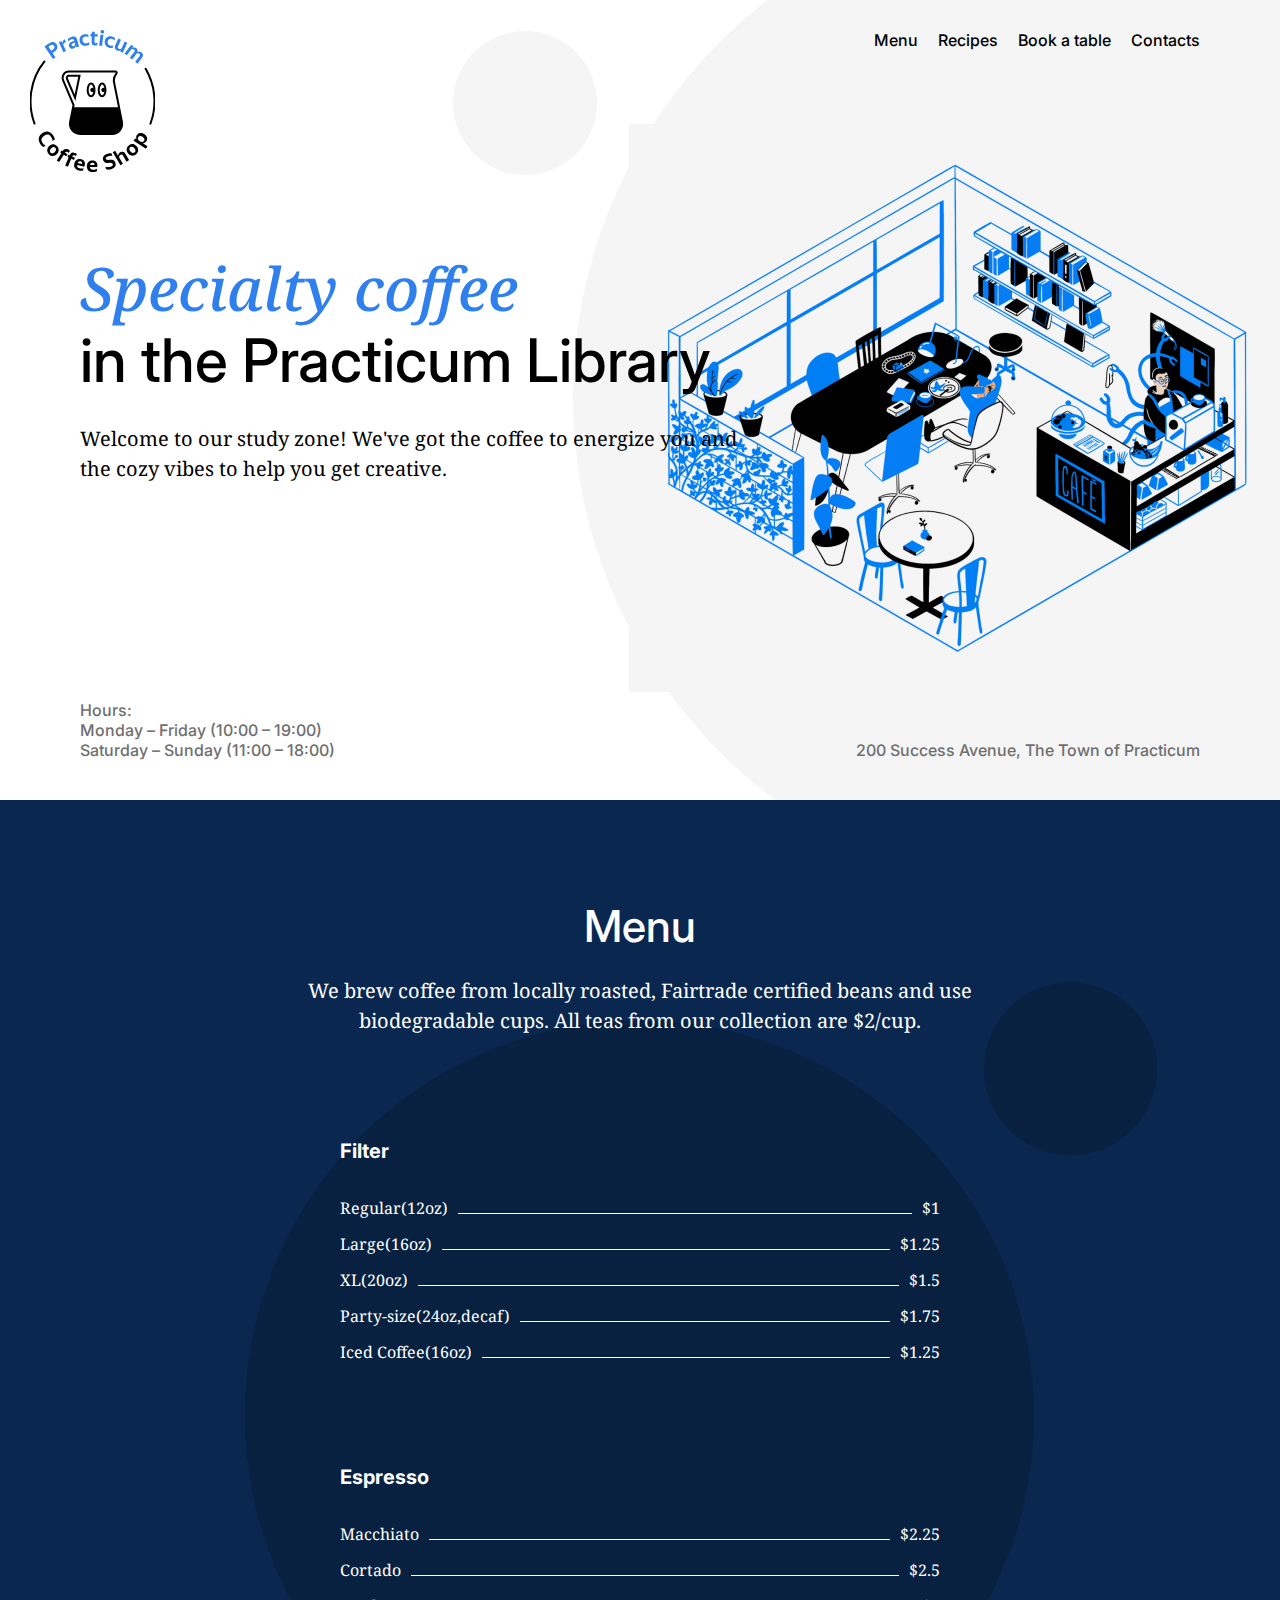
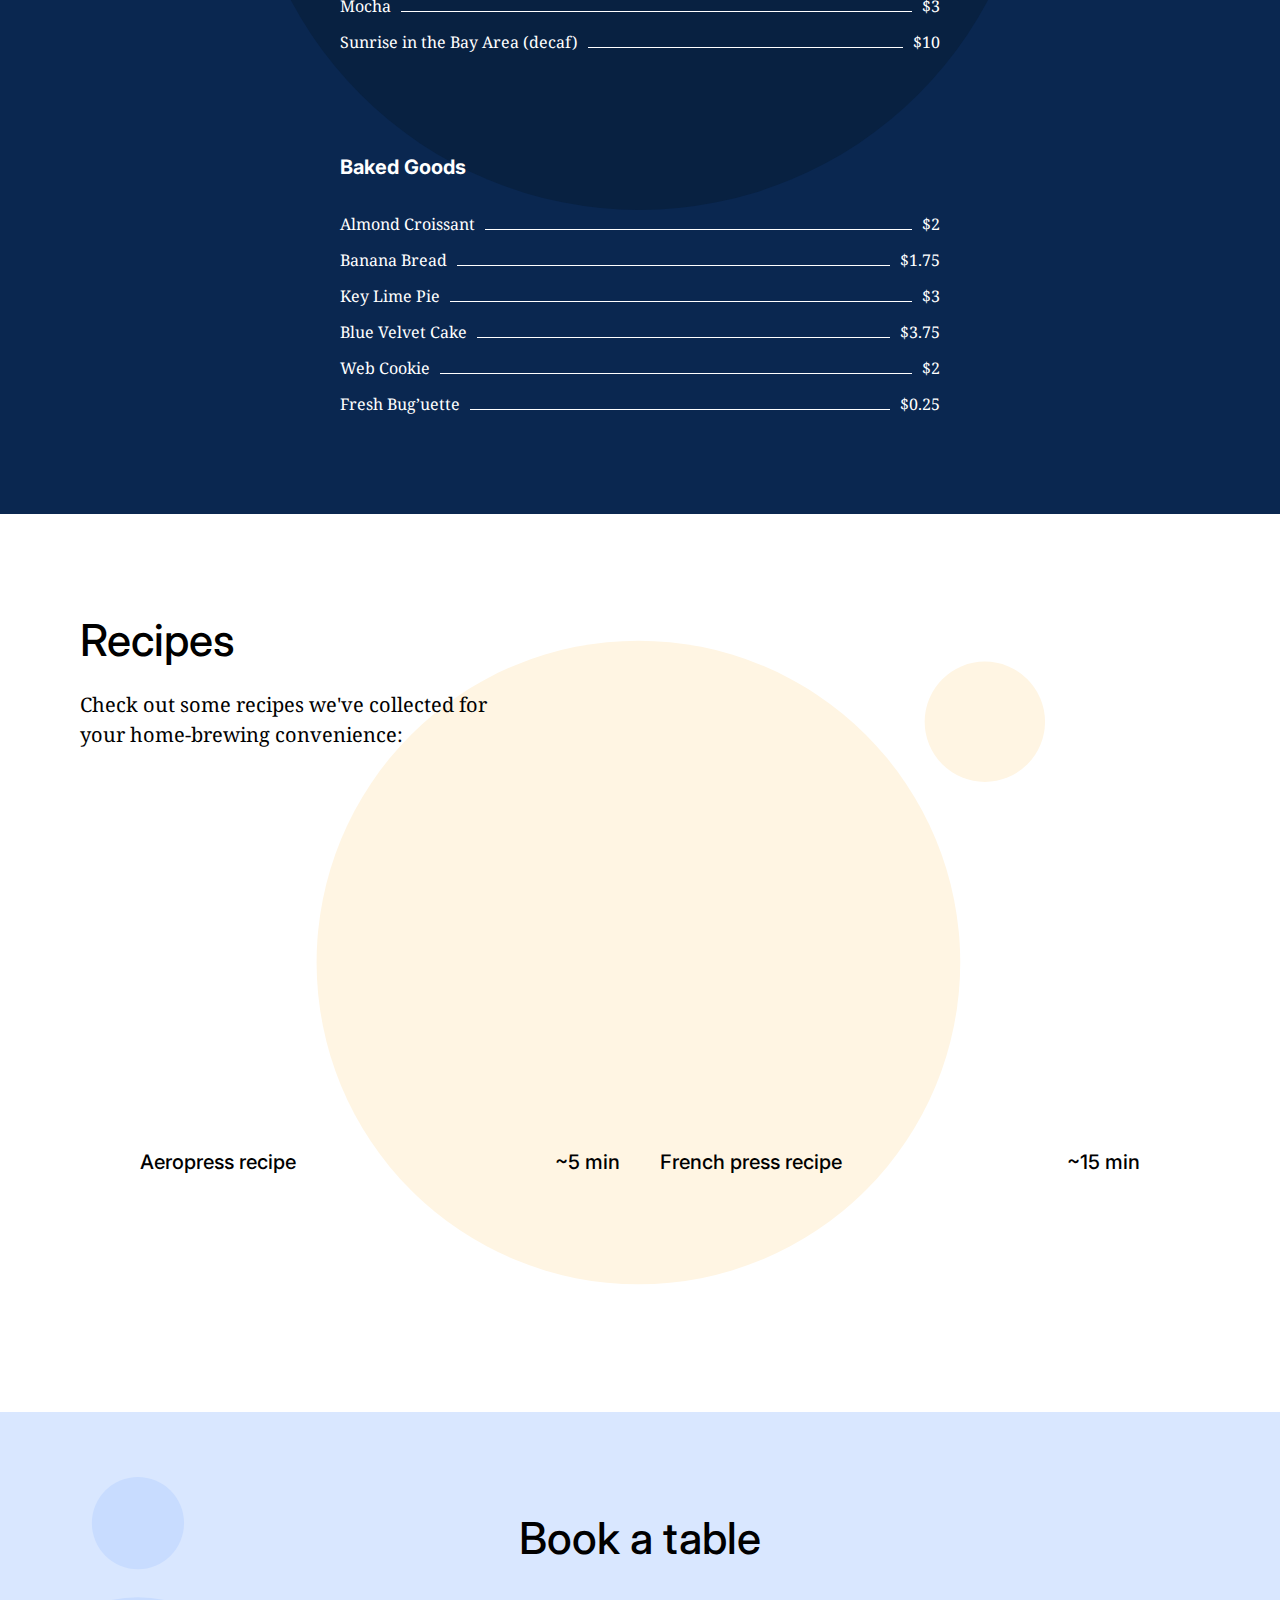
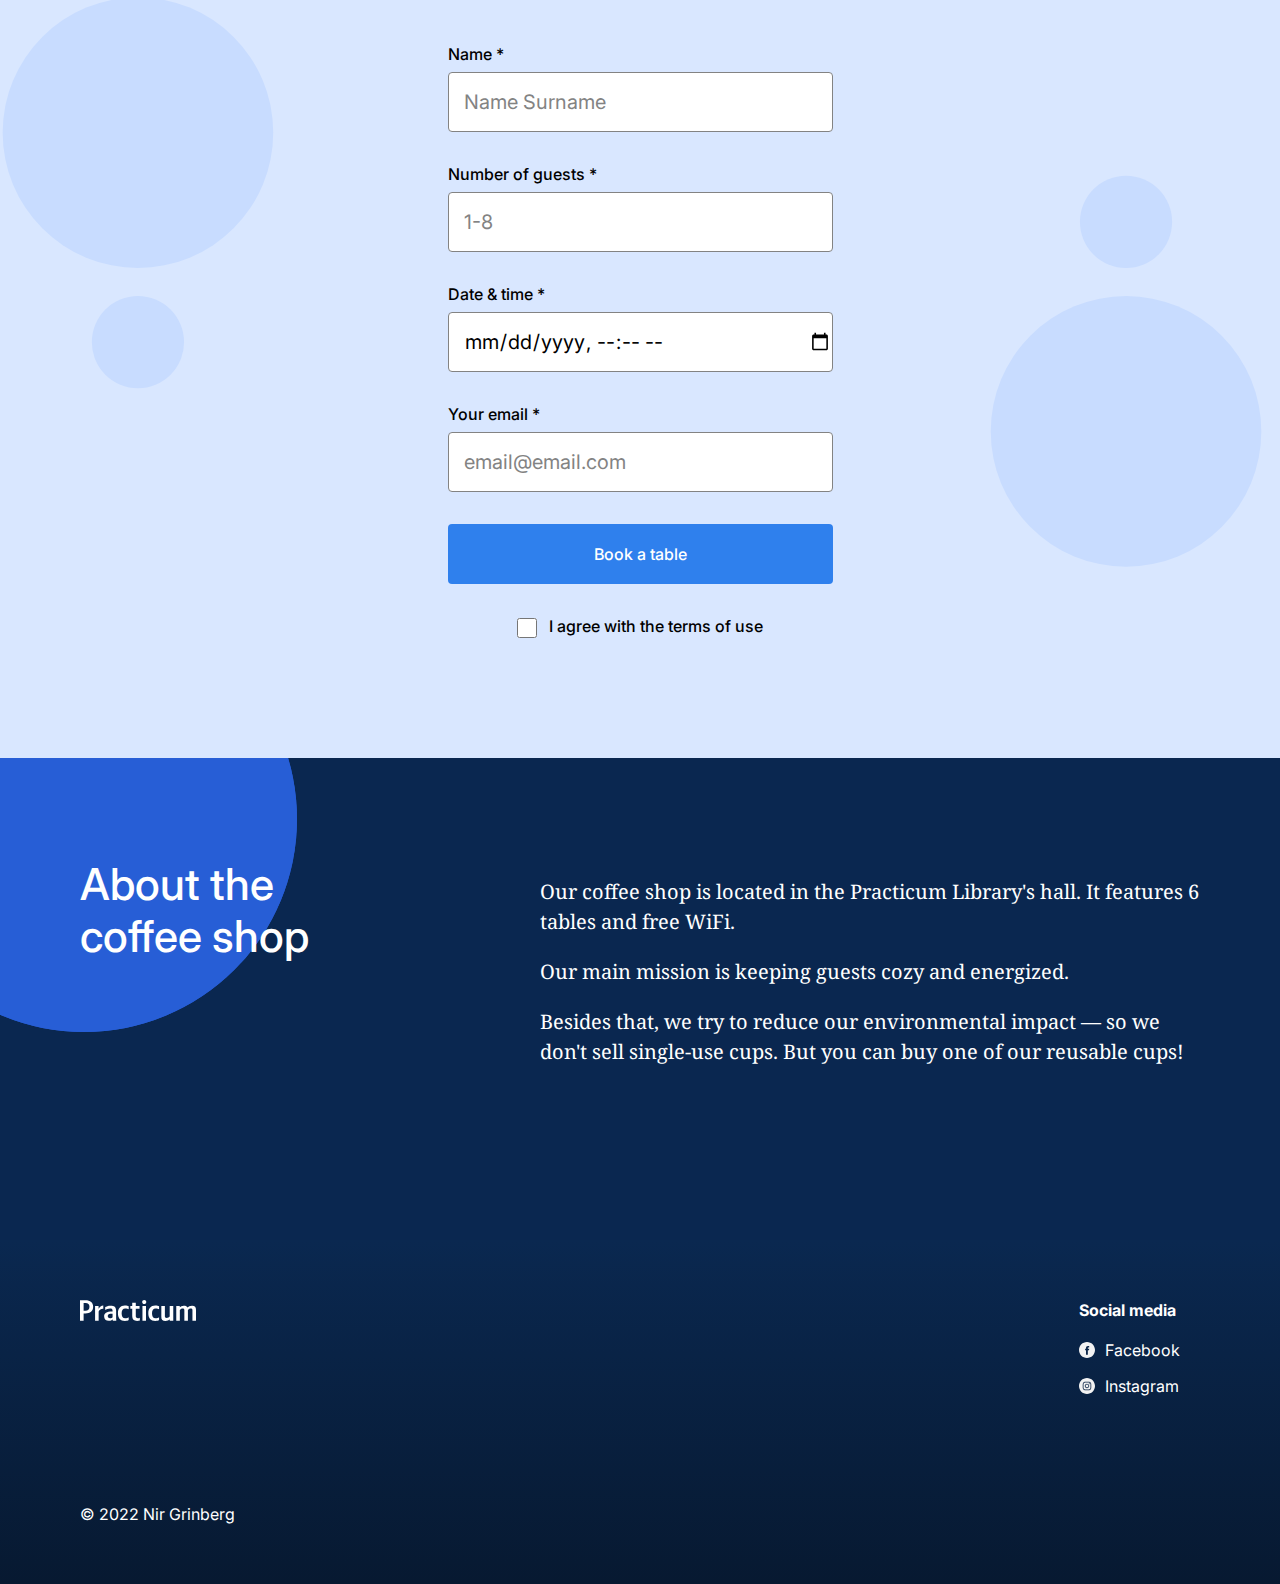
<file: index.html>
<!DOCTYPE html>
<html lang="en">
  <head>
    <meta charset="UTF-8" />
    <meta http-equiv="X-UA-Compatible" content="IE=edge" />
    <meta name="viewport" content="width=device-width, initial-scale=1.0" />
    <meta
      name="description"
      content="Website of the Practicum coffeshop with the best coffee in town. There are also some useful tips for coffee lovers."
    />
    <meta name="author" content="Nir" />
    <meta
      name="keywords"
      content="coffee, recepie, coffeeshop, library, Practicum"
    />
    <link rel="stylesheet" href="./pages/index.css" />
    <link rel="shortcut icon" href="./favicon.ico" />
    <link rel="preconnect" href="https://fonts.googleapis.com" />
    <link rel="preconnect" href="https://fonts.gstatic.com" crossorigin />
    <link
      href="https://fonts.googleapis.com/css2?family=Inter:wght@400;500;700&family=Noto+Serif&display=swap"
      rel="stylesheet"
    />
    <title>Practicum Coffee Shop</title>
  </head>
  <body>
    <div class="page">
      <header class="header">
        <img
          src="./images/logo_coffee_shop.svg"
          alt="coffeeshop logo"
          class="logo"
        >
        <nav class="nav">
          <ul class="nav__links">
            <li>
              <a href="#Menu" class="nav__link">Menu</a>
            </li>
            <li>
              <a href="#Recipes" class="nav__link">Recipes</a>
            </li>
            <li>
              <a href="#Reservation" class="nav__link">Book a table</a>
            </li>
            <li>
              <a href="#Footer" class="nav__link">Contacts</a>
            </li>
          </ul>
        </nav>
        <h1 class="header__title">
          <span class="header__span-accent">Specialty coffee</span> in the
          Practicum Library
        </h1>
        <p class="header__description">
          Welcome to our study zone! We've got the coffee to energize you and
          the cozy vibes to help you get creative.
        </p>
        <img
          src="./images/inside_coffee_shop.png"
          class="header__image"
          alt="picture of coffeeshop"
        />
        <div class="header__footer">
          <div class="header__footer-column">
            <p class="header__paragraph">Hours:</p>
            <p class="header__paragraph">Monday – Friday (10:00 – 19:00)</p>
            <p class="header__paragraph">Saturday – Sunday (11:00 – 18:00)</p>
          </div>
          <p class="header__paragraph">
            200 Success Avenue, The Town of Practicum
          </p>
        </div>
      </header>
      <main class="main">
        <section id="Menu" class="menu">
          <h2 class="menu__title">Menu</h2>
          <p class="menu__subtitle">
            We brew coffee from locally roasted, Fairtrade certified beans and
            use biodegradable cups. All teas from our collection are $2/cup.
          </p>
          <div class="menu__cards">
            <div class="card">
              <h3 class="card__title">Filter</h3>
              <ul class="card__list">
                <li class="card__list-item">
                  Regular(12oz)
                  <div class="card__list-divider"></div>
                  $1
                </li>
                <li class="card__list-item">
                  Large(16oz)
                  <div class="card__list-divider"></div>
                  $1.25
                </li>
                <li class="card__list-item">
                  XL(20oz)
                  <div class="card__list-divider"></div>
                  $1.5
                </li>
                <li class="card__list-item">
                  Party-size(24oz,decaf)
                  <div class="card__list-divider"></div>
                  $1.75
                </li>
                <li class="card__list-item">
                  Iced Coffee(16oz)
                  <div class="card__list-divider"></div>
                  $1.25
                </li>
              </ul>
            </div>
            <div class="card">
              <h3 class="card__title">Espresso</h3>
              <ul class="card__list">
                <li class="card__list-item">
                  Macchiato
                  <div class="card__list-divider"></div>
                  $2.25
                </li>
                <li class="card__list-item">
                  Cortado
                  <div class="card__list-divider"></div>
                  $2.5
                </li>
                <li class="card__list-item">
                  Mocha
                  <div class="card__list-divider"></div>
                  $3
                </li>
                <li class="card__list-item">
                  Sunrise in the Bay Area (decaf)
                  <div class="card__list-divider"></div>
                  $10
                </li>
              </ul>
            </div>
            <div class="card">
              <h3 class="card__title">Baked Goods</h3>
              <ul class="card__list">
                <li class="card__list-item">
                  Almond Croissant
                  <div class="card__list-divider"></div>
                  $2
                </li>
                <li class="card__list-item">
                  Banana Bread
                  <div class="card__list-divider"></div>
                  $1.75
                </li>
                <li class="card__list-item">
                  Key Lime Pie
                  <div class="card__list-divider"></div>
                  $3
                </li>
                <li class="card__list-item">
                  Blue Velvet Cake
                  <div class="card__list-divider"></div>
                  $3.75
                </li>
                <li class="card__list-item">
                  Web Cookie
                  <div class="card__list-divider"></div>
                  $2
                </li>
                <li class="card__list-item">
                  Fresh Bug’uette
                  <div class="card__list-divider"></div>
                  $0.25
                </li>
              </ul>
            </div>
          </div>
        </section>
        <section id="Recipes" class="recipes">
          <h2 class="recipes__title">Recipes</h2>
          <p class="recipes__subtitle">
            Check out some recipes we've collected for your home-brewing
            convenience:
          </p>
          <div class="recipes__videos">
            <div class="recipes__video">
              <iframe
                class="recipes__iframe"
                id="ytplayer"
                src="https://www.youtube.com/embed/j6VlT_jUVPc"
                allowfullscreen
              ></iframe>
              <p class="recipes__video-caption">
                <span> Aeropress recipe</span><span>~5 min</span>
              </p>
            </div>
            <div class="recipes__video">
              <iframe
                class="recipes__iframe"
                src="https://www.youtube.com/embed/st571DYYTR8"
                allowfullscreen
              ></iframe>
              <p class="recipes__video-caption">
                <span> French press recipe</span><span>~15 min</span>
              </p>
            </div>
          </div>
        </section>
        <section id="Reservation" class="reservation">
          <h2 class="reservation__title">Book a table</h2>
          <form class="form reservation__form">
            <fieldset class="form__fieldset">
              <label for="username" class="form__label">Name *</label>
              <input
                type="text"
                class="form__input"
                id="username"
                placeholder="Name Surname"
                required
              />
              <label for="number-of-guests" class="form__label"
                >Number of guests *</label
              >
              <input
                type="number"
                min="1"
                max="8"
                class="form__input"
                id="number-of-guests"
                placeholder="1-8"
                required
              />
              <label for="date" class="form__label">Date & time *</label>
              <input
                type="datetime-local"
                class="form__input"
                id="date"
                autocomplete="date"
              />
              <label for="email" class="form__label">Your email *</label>
              <input
                type="email"
                class="form__input"
                id="email"
                placeholder="email@email.com"
                required
              />
            </fieldset>
            <fieldset class="form__fieldset">
              <button type="button" class="form__button">Book a table</button>
            </fieldset>
            <fieldset class="form__fieldset">
              <label class="form__label form__label_type_checkbox"
                ><input
                  type="checkbox"
                  class="form__input-checkbox"
                  name="I-agree-with-the-terms-of-use"
                />I agree with the terms of use</label
              >
            </fieldset>
          </form>
        </section>
        <section class="about">
          <h2 class="about__title">About the coffee shop</h2>
          <div class="about__content">
            <p class="about__paragraph">
              Our coffee shop is located in the Practicum Library's hall. It
              features 6 tables and free WiFi.
            </p>
            <p class="about__paragraph">
              Our main mission is keeping guests cozy and energized.
            </p>
            <p class="about__paragraph">
              Besides that, we try to reduce our environmental impact — so we
              don't sell single-use cups. But you can buy one of our reusable
              cups!
            </p>
          </div>

          <div class="about__circle"></div>
          <div class="about__circle about__circle_animation_blurred"></div>
        </section>
      </main>
      <footer id="Footer" class="footer">
        <div class="footer__content">
          <img
            src="./images/practicum_logo.svg"
            alt="logo"
            class="footer__logo"
          />
          <div class="footer__social">
            <h4 class="footer__social-heading">Social media</h4>
            <ul class="footer__list">
              <li class="footer__list-item">
                <a href="#" class="footer__social-link">
                  <img
                    src="./images/facebook_white.svg"
                    alt="Facebook icon"
                    class="footer__social-icon"
                  />
                  Facebook
                </a>
              </li>
              <li class="footer__list-item">
                <a href="#" class="footer__social-link">
                  <img
                    src="./images/instagram_white.svg"
                    alt="Instagram icon"
                    class="footer__social-icon"
                  />
                  Instagram
                </a>
              </li>
            </ul>
          </div>
        </div>
        <p class="footer__copyright">© 2022 Nir Grinberg</p>
      </footer>
    </div>
  </body>
</html>
</file>
<file: pages/index.css>
@import url(../vendor/normalize.css);
@import url(../blocks/page.css);
@import url(../blocks/header.css);
@import url(../blocks/nav.css);
@import url(../blocks/menu.css);
@import url(../blocks/card.css);
@import url(../blocks/recipes.css);
@import url(../blocks/reservation.css);
@import url(../blocks/form.css);
@import url(../blocks/about.css);
@import url(../blocks/footer.css);
@import url(../blocks/logo.css);
</file>
